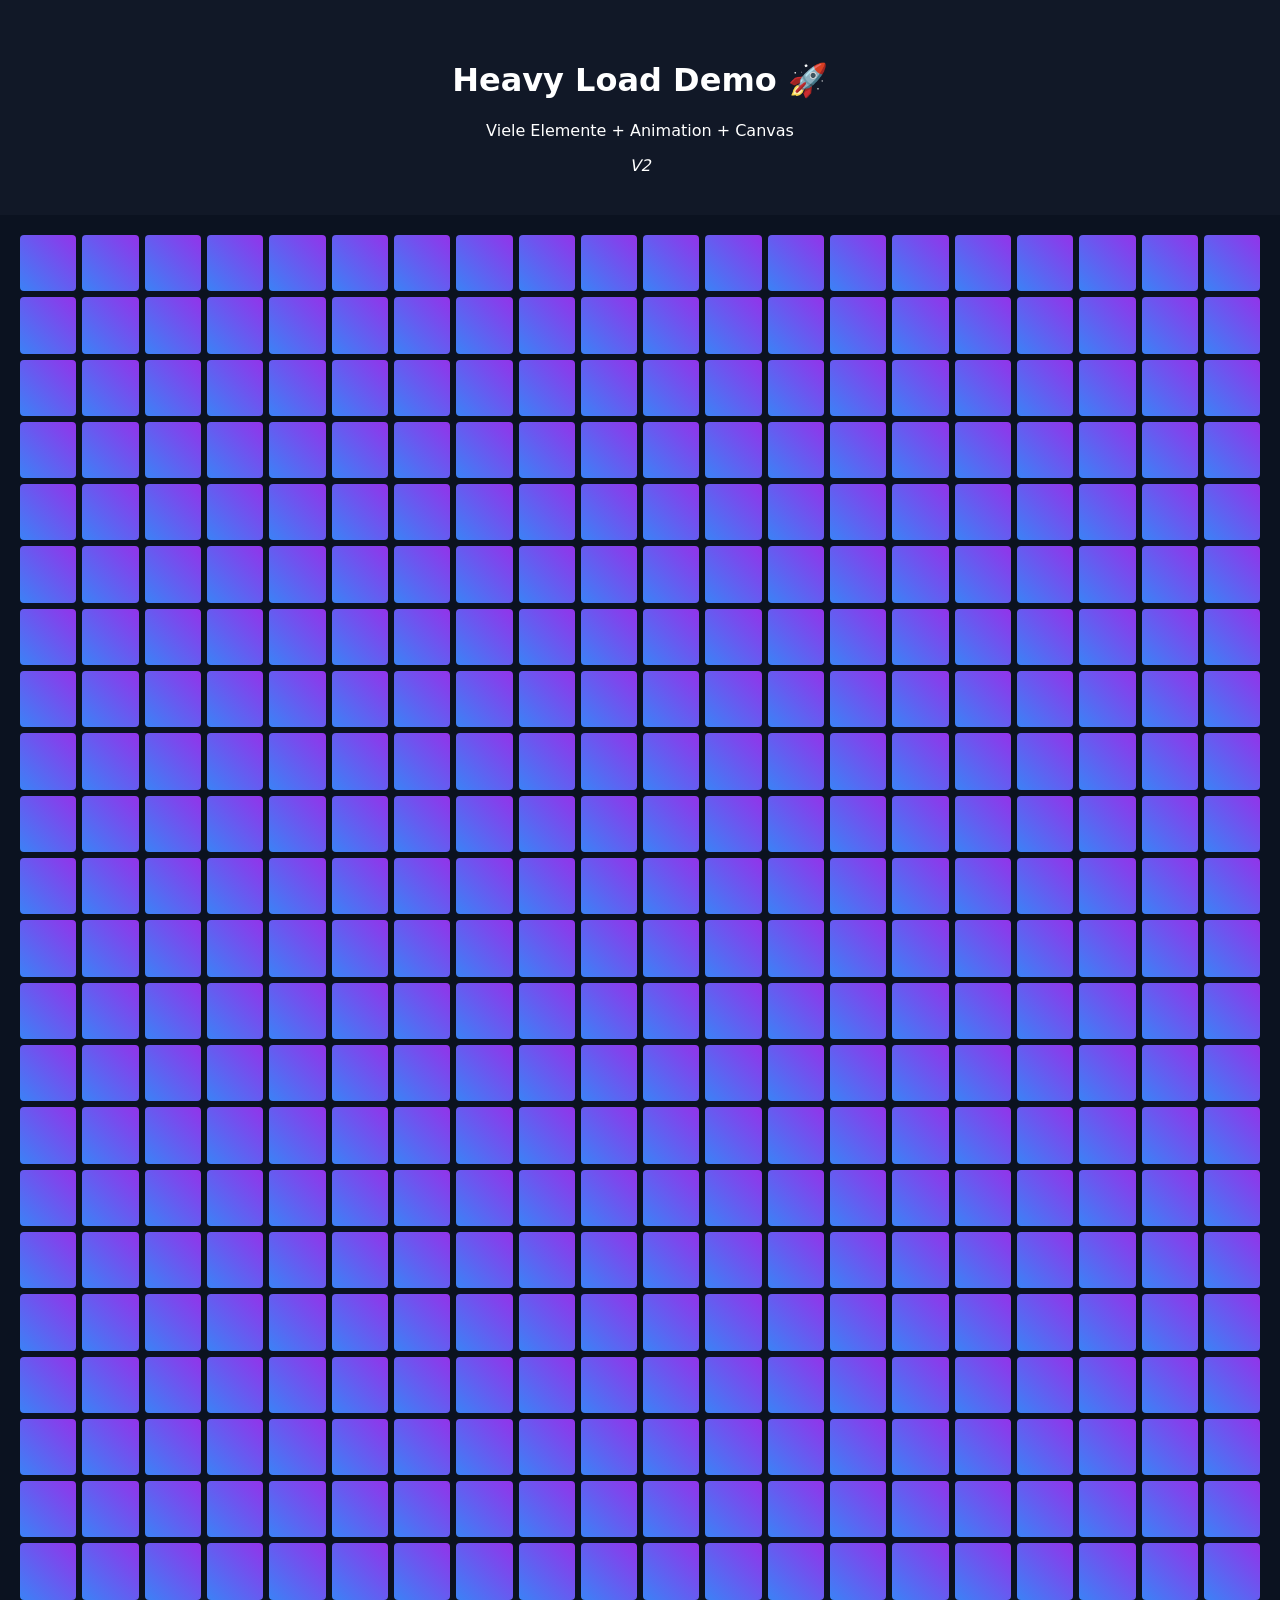
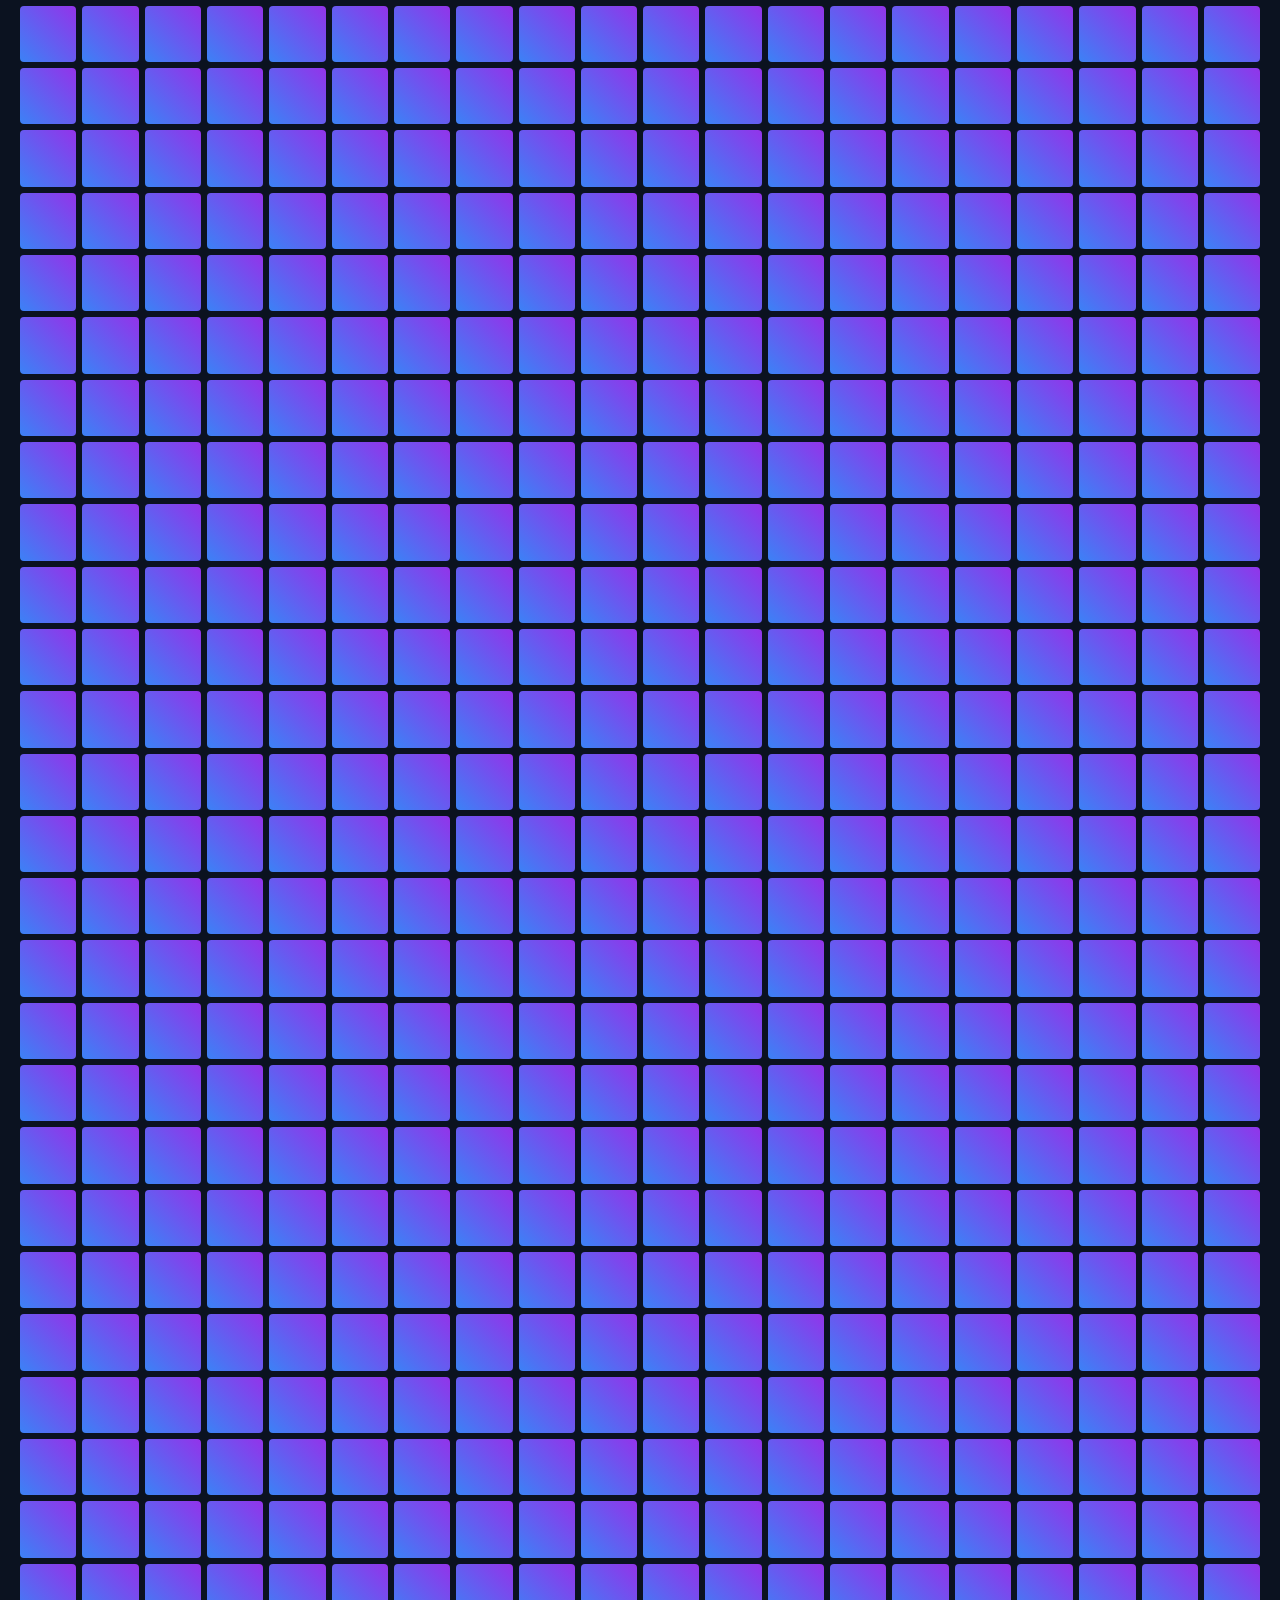
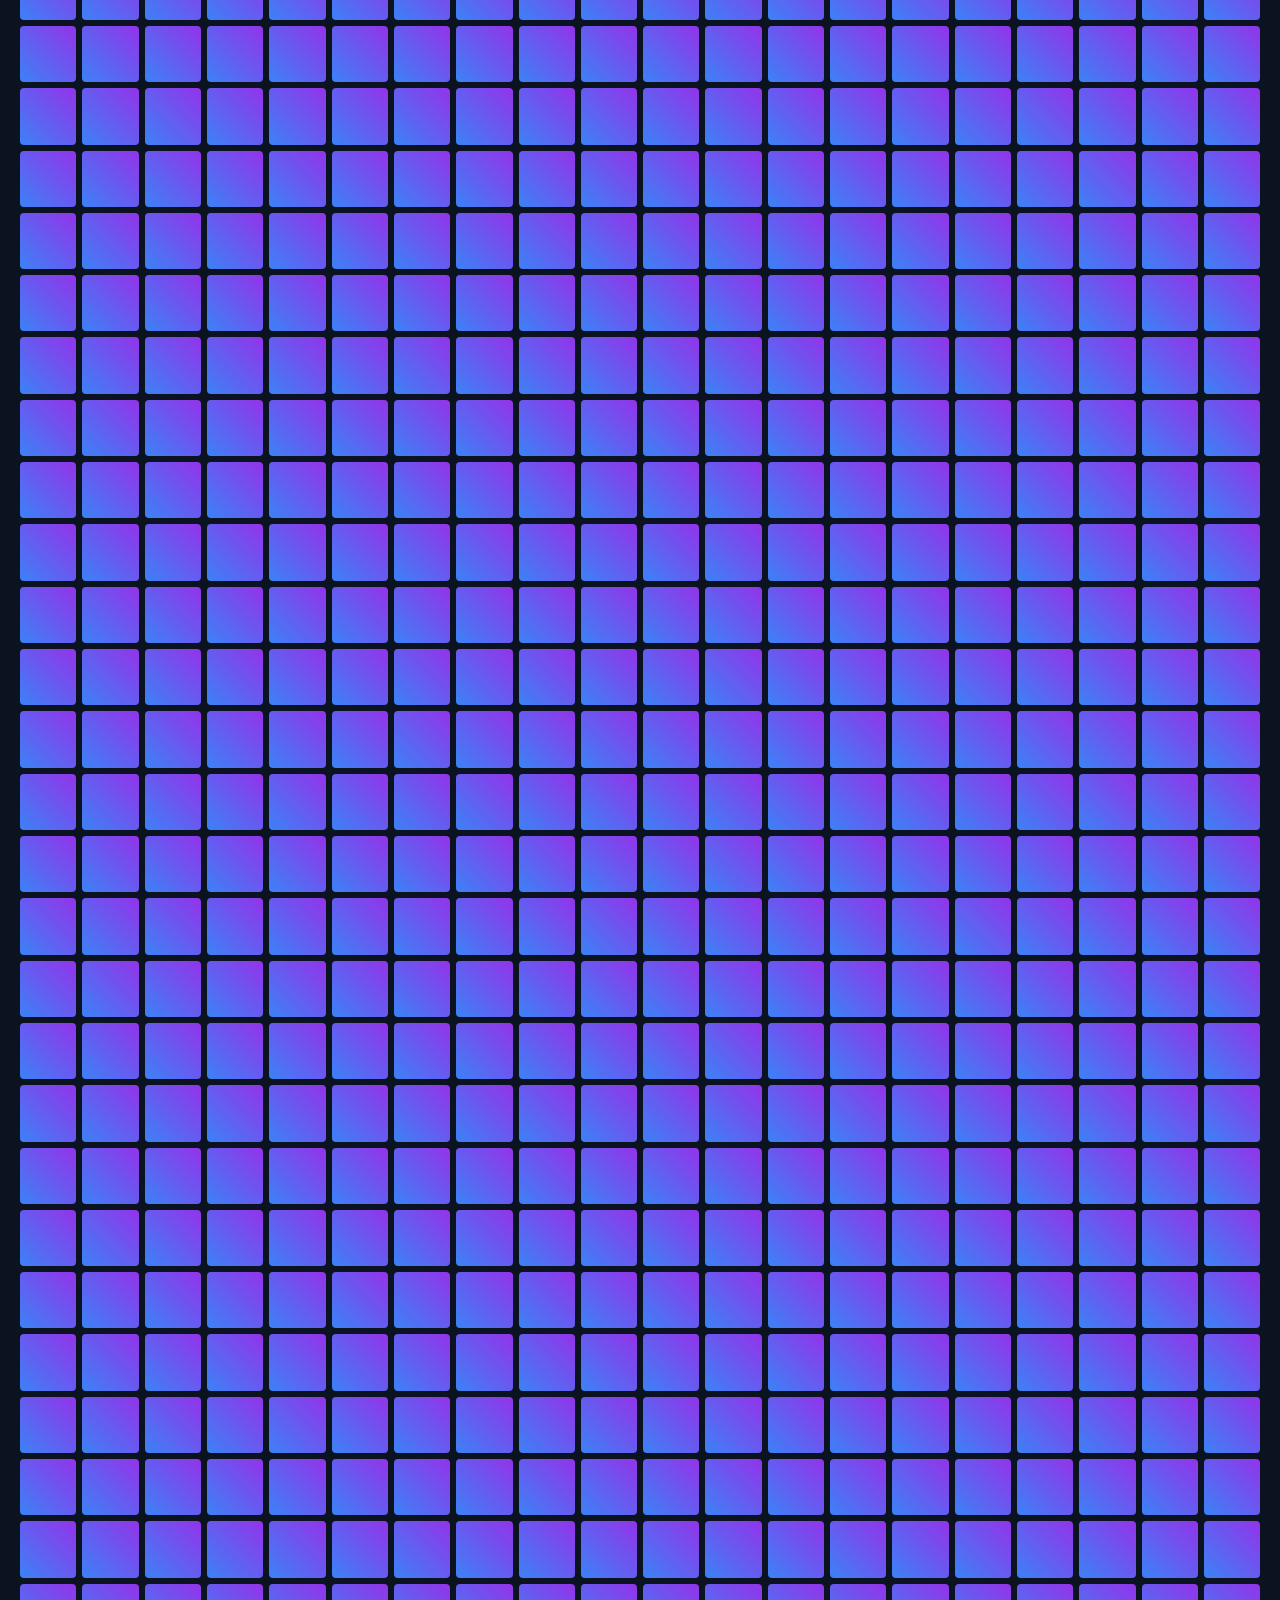
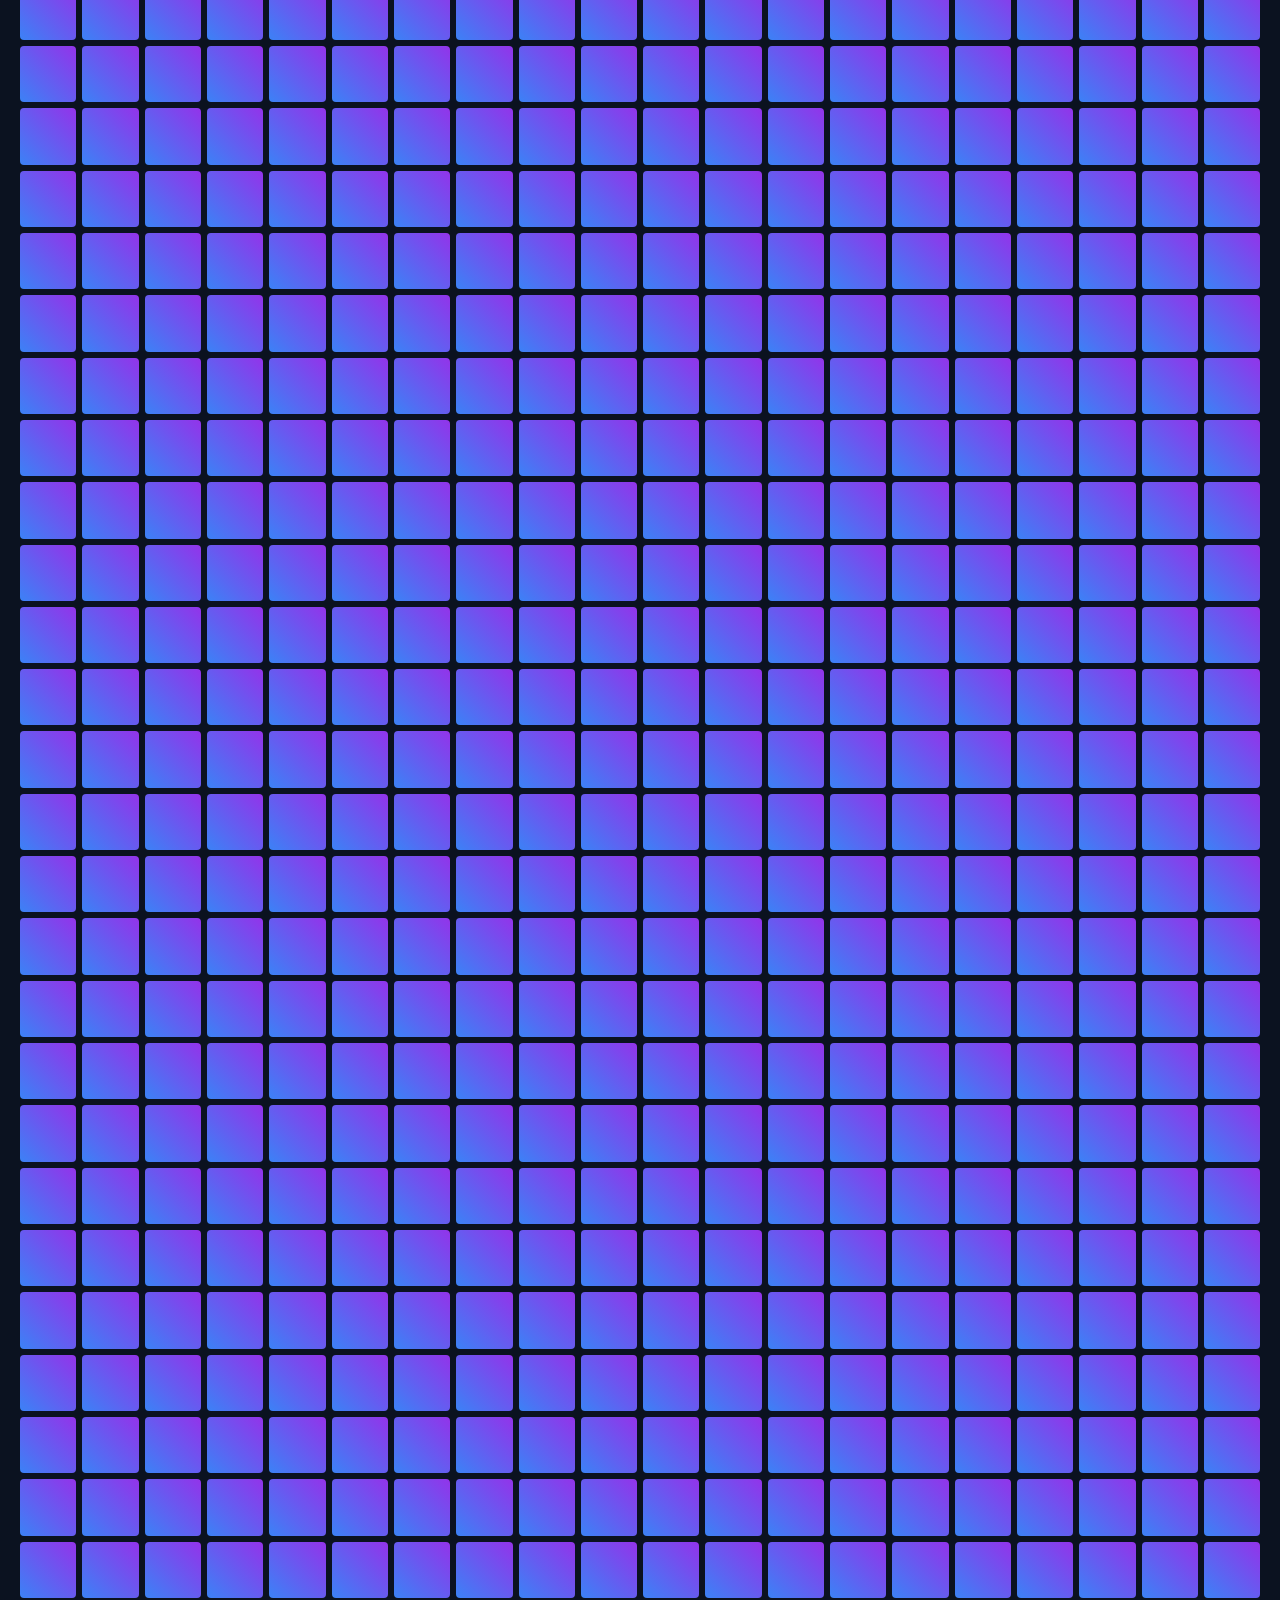
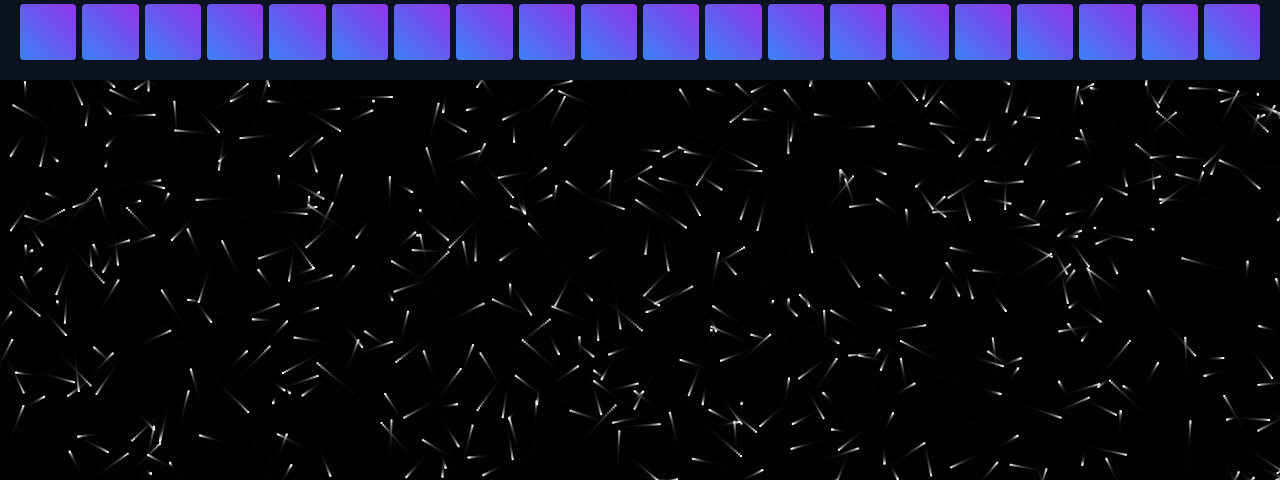
<file: MyApp/index.html>
<!DOCTYPE html>
<html lang="de">
<head>
  <meta charset="UTF-8">
  <meta name="viewport" content="width=device-width, initial-scale=1.0">
  <title>Heavy Load Demo</title>

  <style>
    body {
      margin: 0;
      background: #0b1220;
      color: white;
      font-family: system-ui;
      overflow-x: hidden;
    }

    header {
      padding: 40px;
      text-align: center;
      background: #111827;
      position: sticky;
      top: 0;
    }

    .grid {
      display: grid;
      grid-template-columns: repeat(20, 1fr);
      gap: 6px;
      padding: 20px;
    }

    .box {
      width: 100%;
      aspect-ratio: 1;
      background: linear-gradient(45deg, #3b82f6, #9333ea);
      border-radius: 4px;
      animation: pulse 1.5s infinite;
    }

    @keyframes pulse {
      0% { transform: scale(1); opacity: 1; }
      50% { transform: scale(1.1); opacity: 0.6; }
      100% { transform: scale(1); opacity: 1; }
    }

    canvas {
      display: block;
      background: black;
    }
  </style>
</head>

<body>

<header>
  <h1>Heavy Load Demo 🚀</h1>
  <p>Viele Elemente + Animation + Canvas</p>
  <i>V2</i>
</header>

<div class="grid" id="grid"></div>

<canvas id="canvas"></canvas>

<script>
  // 1. MASSIV viele DOM-Elemente erzeugen
  const grid = document.getElementById("grid");

  for (let i = 0; i < 2000; i++) {
    const div = document.createElement("div");
    div.className = "box";
    grid.appendChild(div);
  }

  // 2. CPU-Last (harmlos, aber intensiv)
  function heavyCalculation() {
    let x = 0;
    for (let i = 0; i < 5_000_000; i++) {
      x += Math.sqrt(i) * Math.sin(i);
    }
    console.log("Done:", x);
  }

  setTimeout(heavyCalculation, 500);

  // 3. Canvas Partikel Animation
  const canvas = document.getElementById("canvas");
  const ctx = canvas.getContext("2d");

  canvas.width = window.innerWidth;
  canvas.height = 400;

  const particles = [];

  for (let i = 0; i < 500; i++) {
    particles.push({
      x: Math.random() * canvas.width,
      y: Math.random() * canvas.height,
      vx: (Math.random() - 0.5) * 4,
      vy: (Math.random() - 0.5) * 4
    });
  }

  function animate() {
    ctx.fillStyle = "rgba(0,0,0,0.2)";
    ctx.fillRect(0, 0, canvas.width, canvas.height);

    for (let p of particles) {
      p.x += p.vx;
      p.y += p.vy;

      if (p.x < 0 || p.x > canvas.width) p.vx *= -1;
      if (p.y < 0 || p.y > canvas.height) p.vy *= -1;

      ctx.fillStyle = "white";
      ctx.fillRect(p.x, p.y, 2, 2);
    }

    requestAnimationFrame(animate);
  }

  animate();
</script>

</body>
</html>
</file>
